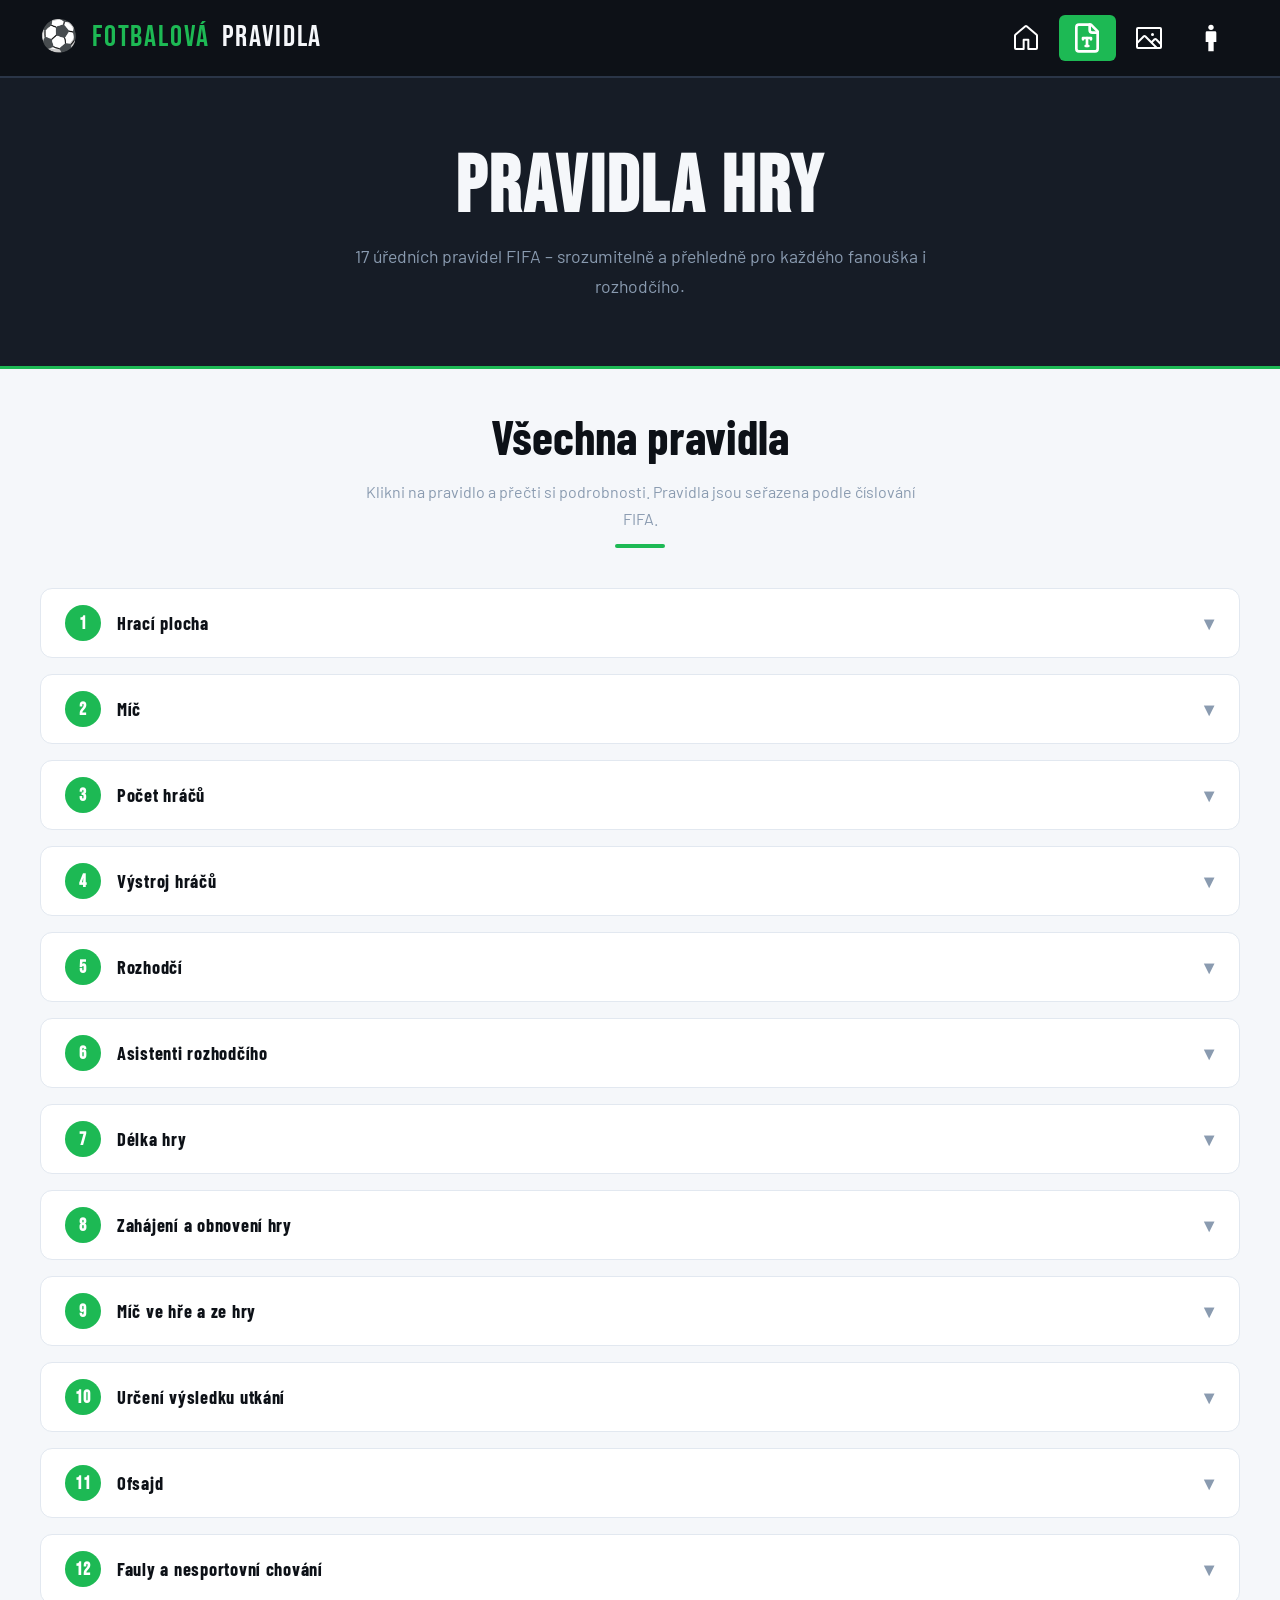
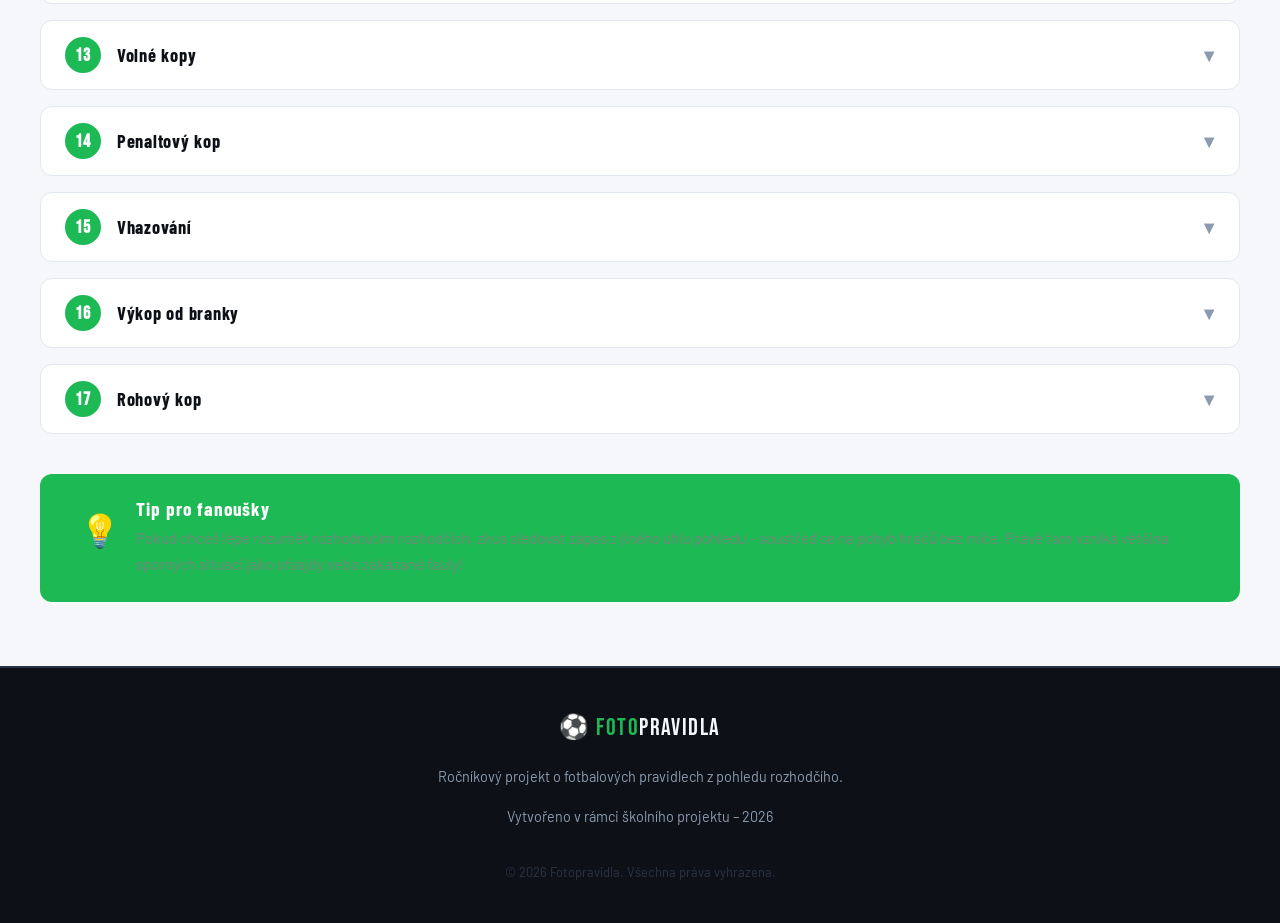
<file: pravidla.html>
<!DOCTYPE html>
<html lang="cs">
<head>
  <meta charset="UTF-8" />
  <meta name="viewport" content="width=device-width, initial-scale=1.0" />
  <meta name="description" content="17 pravidel fotbalu srozumitelně vysvětlených z pohledu rozhodčího." />
  <title>Fotbalová Pravidla | Pravidla hry</title>
  <link rel="stylesheet" href="styles/style.css" />
</head>
<body>

  <header class="site-header">
    <div class="container">
      <a href="index.html" class="logo">⚽ <span>Fotbalová</span>pravidla</a>
      <nav class="site-nav" aria-label="Hlavní navigace">
        <a href="index.html">
					<img src="img/nav/home.svg" alt="Domů" class="nav-icon">
				</a>
				<a href="pravidla.html" class="active">
					<img src="img/nav/file-type.svg" alt="Pravidla" class="nav-icon">
				</a>
				<a href="galerie.html">
					<img src="img/nav/image.svg" alt="Galerie" class="nav-icon">
				</a>
				<a href="rozhodci.html">
					<img src="img/nav/male.svg" alt="Rozhodčí" class="nav-icon">
				</a>
      </nav>
    </div>
  </header>

  <main>
    <section class="page-hero" aria-labelledby="page-heading">
      <div class="container">
        <h1 id="page-heading">Pravidla hry</h1>
        <p>17 úředních pravidel FIFA – srozumitelně a přehledně pro každého fanouška i rozhodčího.</p>
      </div>
    </section>

    <section aria-labelledby="rules-heading">
      <div class="container">
        <div class="section-heading mt-lg">
          <h2 id="rules-heading">Všechna pravidla</h2>
          <p>Klikni na pravidlo a přečti si podrobnosti. Pravidla jsou seřazena podle číslování FIFA.</p>
          <span class="accent-line" aria-hidden="true"></span>
        </div>

        <div class="rules-list">

          <details class="rule-item" id="pravidlo-1">
            <summary>
              <span class="rule-number" aria-hidden="true">1</span>
              Hrací plocha
              <span class="rule-chevron" aria-hidden="true">▾</span>
            </summary>
            <div class="rule-body">
              <p>Hřiště musí být obdélníkového tvaru s travnatým nebo umělým povrchem. Délka musí být v rozmezí 90–120 m a šířka 45–90 m. Pro mezinárodní utkání platí přísnější limity: délka 100–110 m, šířka 64–75 m.</p>
              <ul>
                <li>Branka: 7,32 m šířka × 2,44 m výška</li>
                <li>Pokutové území: 16,5 m od tyče na každou stranu</li>
                <li>Pokutová značka: 11 m od brankové čáry</li>
                <li>Středový kruh: poloměr 9,15 m</li>
              </ul>
            </div>
          </details>

          <details class="rule-item" id="pravidlo-2">
            <summary>
              <span class="rule-number" aria-hidden="true">2</span>
              Míč
              <span class="rule-chevron" aria-hidden="true">▾</span>
            </summary>
            <div class="rule-body">
              <p>Míč musí být kulatý, vyroben z kůže nebo jiného vhodného materiálu. Obvod je stanoven na 68–70 cm, hmotnost na 410–450 gramů a tlak vzduchu 0,6–1,1 atmosféry.</p>
              <p>Pokud se míč během hry znehodnotí, hra se zastaví a pokračuje rozehráním rozhodčího na místě, kde k poškození došlo – pokud ovšem nebylo míče dosaženo uvnitř pokutového území.</p>
            </div>
          </details>

          <details class="rule-item" id="pravidlo-3">
            <summary>
              <span class="rule-number" aria-hidden="true">3</span>
              Počet hráčů
              <span class="rule-chevron" aria-hidden="true">▾</span>
            </summary>
            <div class="rule-body">
              <p>Utkání hrají dva týmy, každý s maximálně 11 hráči včetně brankáře. Zápas nelze zahájit ani v něm pokračovat, pokud má některý tým méně než 7 hráčů.</p>
              <ul>
                <li>V oficiálních utkáních je povolen maximálně 5 střídání</li>
                <li>Vystřídaný hráč se nesmí vrátit na hřiště</li>
                <li>Brankář může být nahrazen polním hráčem při zastavení hry</li>
              </ul>
            </div>
          </details>

          <details class="rule-item" id="pravidlo-4">
            <summary>
              <span class="rule-number" aria-hidden="true">4</span>
              Výstroj hráčů
              <span class="rule-chevron" aria-hidden="true">▾</span>
            </summary>
            <div class="rule-body">
              <p>Základní výstroj hráče tvoří dres, trenky, štulpny, chrániče holení a kopačky. Brankář musí mít barvu dresu odlišnou od ostatních hráčů i rozhodčích.</p>
              <p>Hráč nesmí nosit nic, co by mohlo ohrozit jeho vlastní bezpečnost nebo bezpečnost ostatních hráčů. Šperky jsou zakázány – musí být odstraněny před utkáním.</p>
            </div>
          </details>

          <details class="rule-item" id="pravidlo-5">
            <summary>
              <span class="rule-number" aria-hidden="true">5</span>
              Rozhodčí
              <span class="rule-chevron" aria-hidden="true">▾</span>
            </summary>
            <div class="rule-body">
              <p>Rozhodčí má plnou pravomoc vynucovat pravidla hry v utkání, ke kterému byl delegován. Jeho rozhodnutí jsou konečná a nelze se proti nim odvolat.</p>
              <ul>
                <li>Uděluje žluté a červené karty</li>
                <li>Zastavuje, přerušuje a ukončuje hru</li>
                <li>Rozhoduje o všech sporných situacích</li>
                <li>Komunikuje s VAR systémem (pokud je k dispozici)</li>
              </ul>
            </div>
          </details>

          <details class="rule-item" id="pravidlo-6">
            <summary>
              <span class="rule-number" aria-hidden="true">6</span>
              Asistenti rozhodčího
              <span class="rule-chevron" aria-hidden="true">▾</span>
            </summary>
            <div class="rule-body">
              <p>Asistenti rozhodčího (AR) stojí podél postranních čar a pomáhají rozhodčímu při řízení hry. Signalizují vlajkou situace, které nemusel rozhodčí vidět.</p>
              <p>Mezi jejich hlavní úkoly patří signalizace ofsajdu, výhozů a rohových kopů a dohled nad střídáním hráčů.</p>
            </div>
          </details>

          <details class="rule-item" id="pravidlo-7">
            <summary>
              <span class="rule-number" aria-hidden="true">7</span>
              Délka hry
              <span class="rule-chevron" aria-hidden="true">▾</span>
            </summary>
            <div class="rule-body">
              <p>Utkání se skládá ze dvou poločasů, každý trvá 45 minut. Přestávka mezi poločasy nesmí přesáhnout 15 minut. Rozhodčí připočítává ztracený čas (nastavení) ke každému poločasu.</p>
              <p>V případě remízy může utkání pokračovat prodloužením (2 × 15 minut) a případně penaltovým rozstřelem, pokud to pravidla soutěže umožňují.</p>
            </div>
          </details>

          <details class="rule-item" id="pravidlo-8">
            <summary>
              <span class="rule-number" aria-hidden="true">8</span>
              Zahájení a obnovení hry
              <span class="rule-chevron" aria-hidden="true">▾</span>
            </summary>
            <div class="rule-body">
              <p>Utkání začíná výkopem ze středu hřiště. Mincí se losuje o stranu pole a o výkop. Tým, který nevyhraje los o výkop, vybírá, ze které strany hřiště chce hrát.</p>
              <ul>
                <li>Výkop probíhá na začátku každého poločasu a po každé vstřelené brance</li>
                <li>Míč je ve hře, jakmile se pohne libovolným směrem</li>
                <li>Střílející hráč se nesmí znovu dotknout míče, dokud se ho nedotkne jiný hráč</li>
              </ul>
            </div>
          </details>

          <details class="rule-item" id="pravidlo-9">
            <summary>
              <span class="rule-number" aria-hidden="true">9</span>
              Míč ve hře a ze hry
              <span class="rule-chevron" aria-hidden="true">▾</span>
            </summary>
            <div class="rule-body">
              <p>Míč je ze hry, pokud zcela překročí brankovou nebo postranní čáru – po zemi i vzduchem – nebo pokud rozhodčí přeruší hru. Ve všech ostatních případech je míč ve hře, včetně odrazů od tyče nebo břevna.</p>
            </div>
          </details>

          <details class="rule-item" id="pravidlo-10">
            <summary>
              <span class="rule-number" aria-hidden="true">10</span>
              Určení výsledku utkání
              <span class="rule-chevron" aria-hidden="true">▾</span>
            </summary>
            <div class="rule-body">
              <p>Branka je dosažena, pokud míč zcela překročí brankovou čáru mezi tyčemi a pod břevnem – za předpokladu, že tým, který branku vstřelil, neporušil pravidla. Tým s větším počtem branek vítězí.</p>
            </div>
          </details>

          <details class="rule-item" id="pravidlo-11">
            <summary>
              <span class="rule-number" aria-hidden="true">11</span>
              Ofsajd
              <span class="rule-chevron" aria-hidden="true">▾</span>
            </summary>
            <div class="rule-body">
              <p>Hráč je v ofsajdové pozici, pokud je jakákoliv jeho část těla (kromě ruky a paže), s níž může hrát míč, blíže k brankové čáře soupeře než míč a předposlední hráč soupeře v okamžiku přihrávky.</p>
              <ul>
                <li>Ofsajd sám o sobě není přestupek</li>
                <li>Přestupek nastane, pokud hráč z ofsajdové pozice zasáhne do hry</li>
                <li>VAR přezkoumal stovky sporných situací</li>
              </ul>
            </div>
          </details>

          <details class="rule-item" id="pravidlo-12">
            <summary>
              <span class="rule-number" aria-hidden="true">12</span>
              Fauly a nesportovní chování
              <span class="rule-chevron" aria-hidden="true">▾</span>
            </summary>
            <div class="rule-body">
              <p>Přímý volný kop (nebo penalta v pokutovém území) je nařízena za:kopání nebo pokus o kopnutí soupeře, podražení, skákání na soupeře, napadení, úder nebo plivnutí na soupeře, tackle nebo vyrážení míče rukou.</p>
              <p>Nepřímý volný kop je nařizován za nebezpečnou hru, úmyslné blokování hráče bez míče, nebo za zakázané chování brankáře (hraní rukou po přihrávce spoluhráče).</p>
            </div>
          </details>

          <details class="rule-item" id="pravidlo-13">
            <summary>
              <span class="rule-number" aria-hidden="true">13</span>
              Volné kopy
              <span class="rule-chevron" aria-hidden="true">▾</span>
            </summary>
            <div class="rule-body">
              <p>Volné kopy jsou buď přímé (lze vstřelit branku přímo) nebo nepřímé (míč se musí dotknout jiného hráče). Soupeřovi hráči musí stát nejméně 9,15 m od míče, dokud není míč ve hře.</p>
            </div>
          </details>

          <details class="rule-item" id="pravidlo-14">
            <summary>
              <span class="rule-number" aria-hidden="true">14</span>
              Penaltový kop
              <span class="rule-chevron" aria-hidden="true">▾</span>
            </summary>
            <div class="rule-body">
              <p>Penalta je kopána z pokutové značky (11 m). Brankář musí stát na brankové čáře mezi tyčemi. Ostatní hráči musí být mimo pokutové území a nejméně 9,15 m od značky.</p>
              <p>Po výstřelu musí brankář setrvat na brankové čáře, dokud není míč ve hře. Porušení tohoto pravidla může vést k opakování penalty.</p>
            </div>
          </details>

          <details class="rule-item" id="pravidlo-15">
            <summary>
              <span class="rule-number" aria-hidden="true">15</span>
              Vhazování
              <span class="rule-chevron" aria-hidden="true">▾</span>
            </summary>
            <div class="rule-body">
              <p>Vhazování se provádí, když míč přejde přes postranní čáru. Míč vrací tým, jehož hráč se míče nedotkl jako poslední. Hráč musí stát za čárou, čelí hřišti, drží míč oběma rukama a hází ho ze záhlaví.</p>
            </div>
          </details>

          <details class="rule-item" id="pravidlo-16">
            <summary>
              <span class="rule-number" aria-hidden="true">16</span>
              Výkop od branky
              <span class="rule-chevron" aria-hidden="true">▾</span>
            </summary>
            <div class="rule-body">
              <p>Výkop od branky se provádí, když míč přejde přes brankovou čáru (mimo bránu) a posledního se ho dotkl útočící hráč. Brankář kope míč z libovolného místa v brankovišti. Ostatní hráči musí zůstat mimo pokutové území, dokud není míč ve hře.</p>
            </div>
          </details>

          <details class="rule-item" id="pravidlo-17">
            <summary>
              <span class="rule-number" aria-hidden="true">17</span>
              Rohový kop
              <span class="rule-chevron" aria-hidden="true">▾</span>
            </summary>
            <div class="rule-body">
              <p>Rohový kop se provádí, když míč přejde přes brankovou čáru a posledního se ho dotkl bránící hráč. Míč se umístí do rohového čtvrtkruhu. Soupeři nesmí stát blíže než 9,15 m od rohového praporku.</p>
              <p>Z rohového kopu lze vstřelit branku přímo. Pokud se kop nepovede, lze ho opakovat pouze v případě, že míč se alespoň jednou otočí v rohové čtvrti.</p>
            </div>
          </details>

        </div>

        <aside class="tip-box" aria-label="Tip pro fanoušky">
          <span class="tip-box-icon" aria-hidden="true">💡</span>
          <div>
            <h3>Tip pro fanoušky</h3>
            <p>Pokud chceš lépe rozumět rozhodnutím rozhodčích, zkus sledovat zápas z jiného úhlu pohledu – soustřeď se na pohyb hráčů bez míče. Právě tam vzniká většina sporných situací jako ofsajdy nebo zakázané fauly!</p>
          </div>
        </aside>

      </div>
    </section>
  </main>

  <footer class="site-footer">
    <div class="container">
      <div class="footer-inner">
        <p class="footer-title">⚽ <span>Foto</span>pravidla</p>
        <p>Ročníkový projekt o fotbalových pravidlech z pohledu rozhodčího.</p>
        <p>Vytvořeno v rámci školního projektu – 2026</p>
        <p class="copyright">© 2026 Fotopravidla. Všechna práva vyhrazena.</p>
      </div>
    </div>
  </footer>

</body>
</html>
</file>
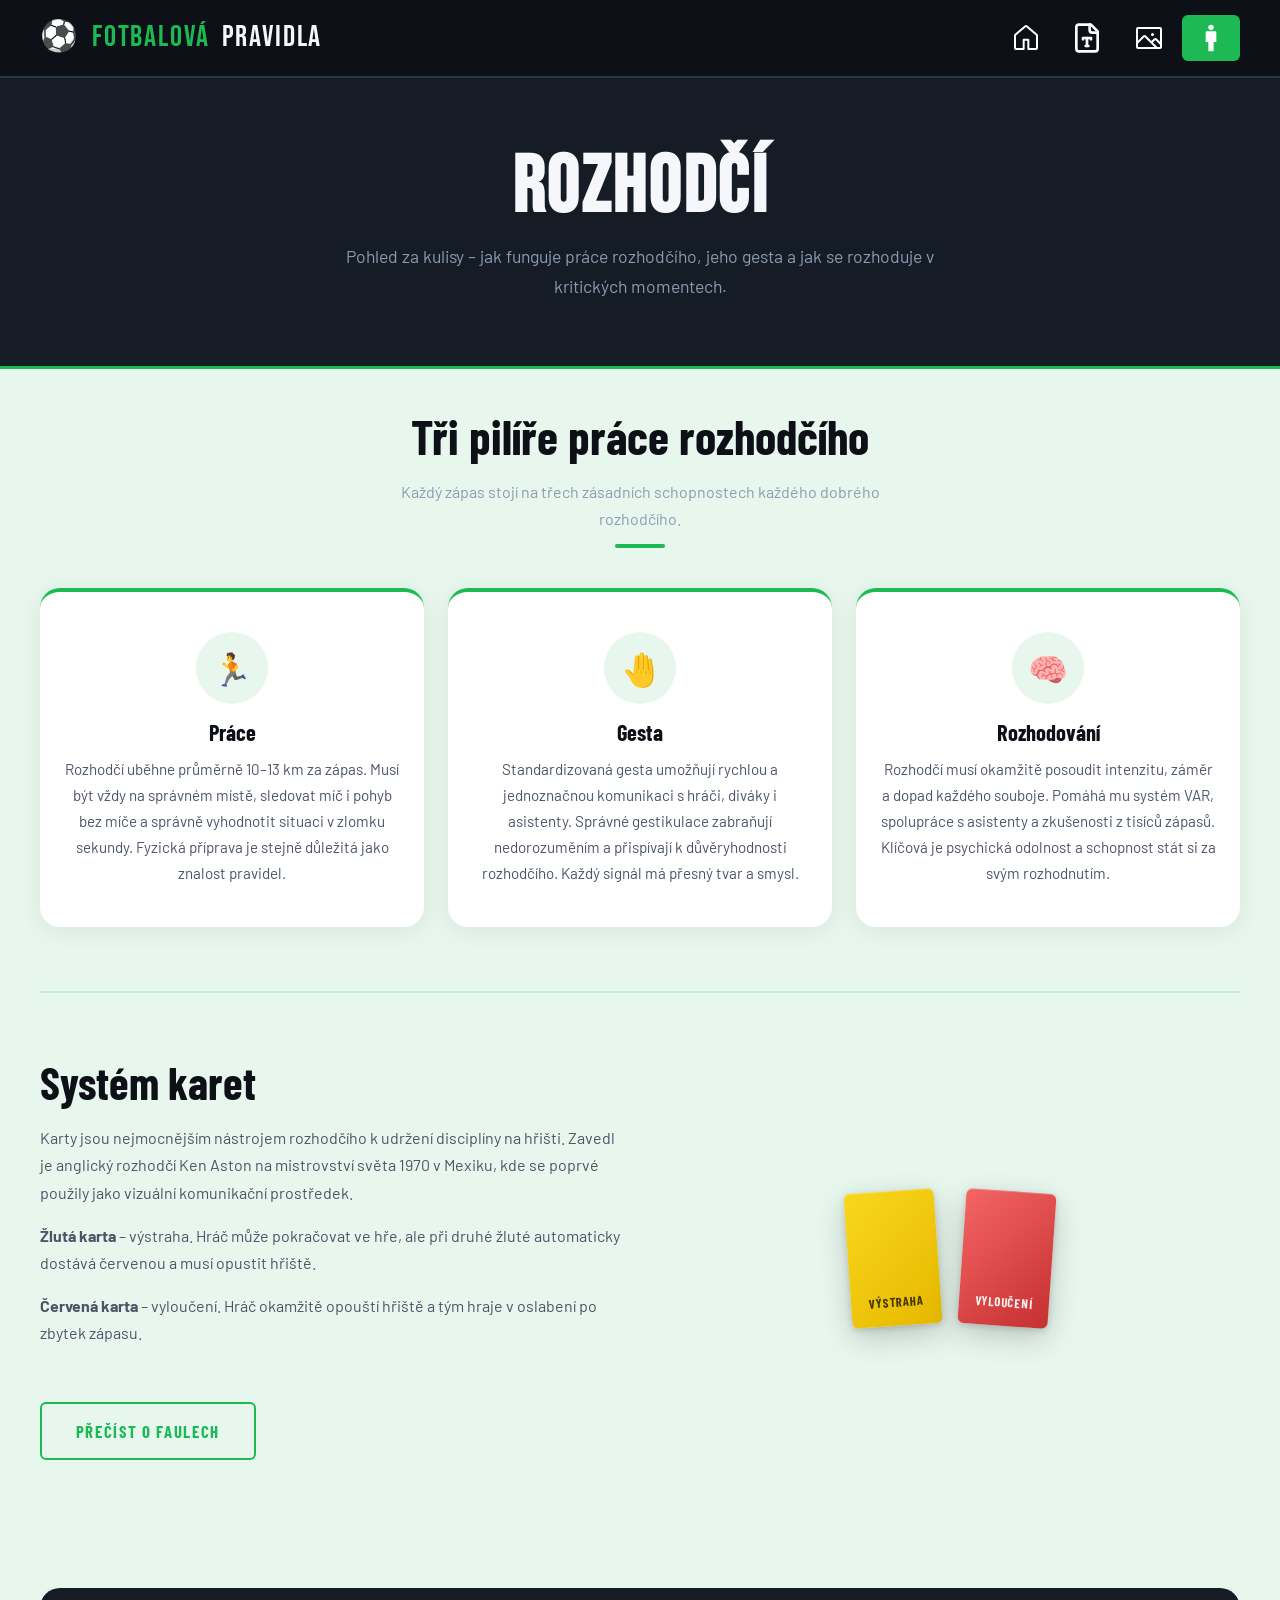
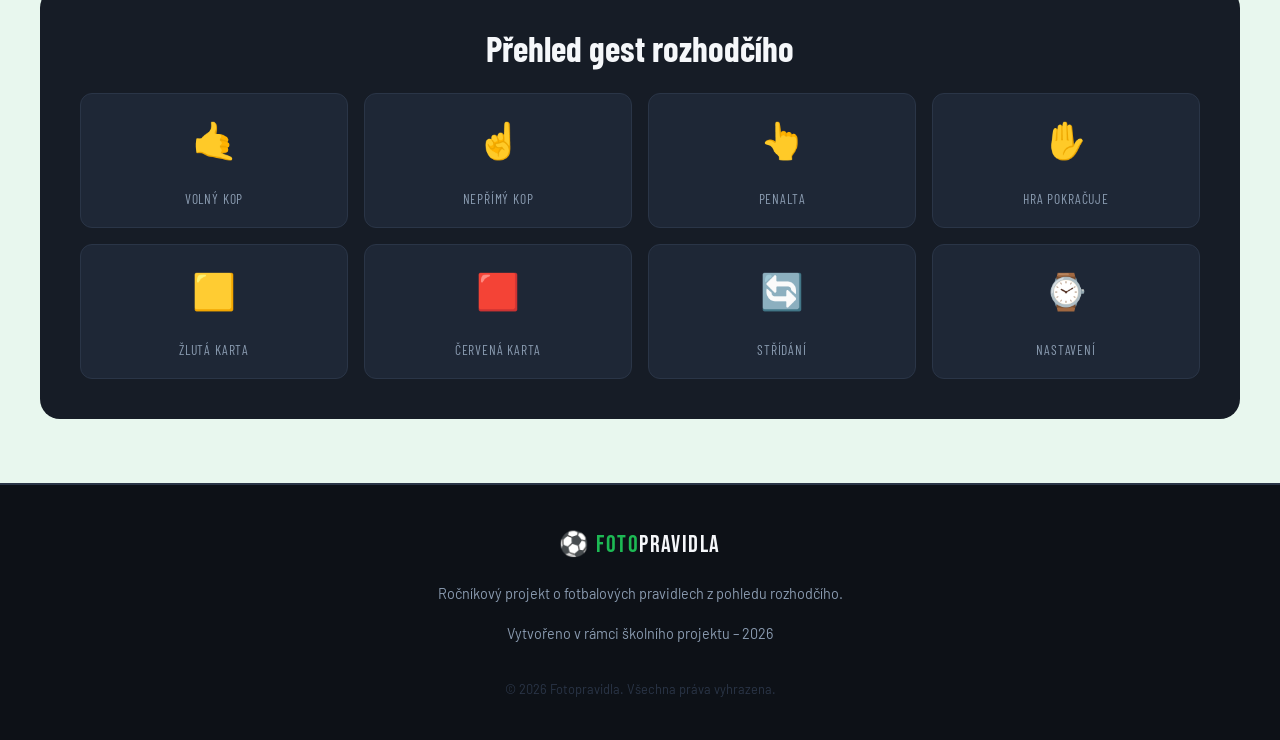
<file: rozhodci.html>
<!DOCTYPE html>
<html lang="cs">
<head>
  <meta charset="UTF-8" />
  <meta name="viewport" content="width=device-width, initial-scale=1.0" />
  <meta name="description" content="Práce rozhodčího – gesta, karty a rozhodování na fotbalovém hřišti." />
  <title>Fotbalová Pravidla | Rozhodčí</title>
  <link rel="stylesheet" href="styles/style.css" />
</head>
<body class="rozhodci-page">

  <header class="site-header">
    <div class="container">
      <a href="index.html" class="logo">⚽ <span>Fotbalová</span>pravidla</a>
      <nav class="site-nav" aria-label="Hlavní navigace">
        <a href="index.html">
					<img src="img/nav/home.svg" alt="Domů" class="nav-icon">
				</a>
				<a href="pravidla.html">
					<img src="img/nav/file-type.svg" alt="Pravidla" class="nav-icon">
				</a>
				<a href="galerie.html">
					<img src="img/nav/image.svg" alt="Galerie" class="nav-icon">
				</a>
				<a href="rozhodci.html" class="active">
					<img src="img/nav/male.svg" alt="Rozhodčí" class="nav-icon">
				</a>
      </nav>
    </div>
  </header>

  <main>
    <section class="page-hero" aria-labelledby="page-heading">
      <div class="container">
        <h1 id="page-heading">Rozhodčí</h1>
        <p>Pohled za kulisy – jak funguje práce rozhodčího, jeho gesta a jak se rozhoduje v kritických momentech.</p>
      </div>
    </section>

    <div class="container">

      <section aria-labelledby="cards-heading" class="mt-lg">
        <div class="section-heading">
          <h2 id="cards-heading">Tři pilíře práce rozhodčího</h2>
          <p>Každý zápas stojí na třech zásadních schopnostech každého dobrého rozhodčího.</p>
          <span class="accent-line" aria-hidden="true"></span>
        </div>

        <div class="ref-cards-grid">

          <article class="ref-card">
            <div class="ref-card-icon" aria-hidden="true">🏃</div>
            <h3>Práce</h3>
            <p>Rozhodčí uběhne průměrně 10–13 km za zápas. Musí být vždy na správném místě, sledovat míč i pohyb bez míče a správně vyhodnotit situaci v zlomku sekundy. Fyzická příprava je stejně důležitá jako znalost pravidel.</p>
          </article>

          <article class="ref-card">
            <div class="ref-card-icon" aria-hidden="true">🤚</div>
            <h3>Gesta</h3>
            <p>Standardizovaná gesta umožňují rychlou a jednoznačnou komunikaci s hráči, diváky i asistenty. Správné gestikulace zabraňují nedorozuměním a přispívají k důvěryhodnosti rozhodčího. Každý signál má přesný tvar a smysl.</p>
          </article>

          <article class="ref-card">
            <div class="ref-card-icon" aria-hidden="true">🧠</div>
            <h3>Rozhodování</h3>
            <p>Rozhodčí musí okamžitě posoudit intenzitu, záměr a dopad každého souboje. Pomáhá mu systém VAR, spolupráce s asistenty a zkušenosti z tisíců zápasů. Klíčová je psychická odolnost a schopnost stát si za svým rozhodnutím.</p>
          </article>

        </div>
      </section>

      <section class="cards-system" aria-labelledby="cards-system-heading">
        <div class="cards-system-inner">
          <div class="cards-system-text">
            <h2 id="cards-system-heading">Systém karet</h2>
            <p>Karty jsou nejmocnějším nástrojem rozhodčího k udržení disciplíny na hřišti. Zavedl je anglický rozhodčí Ken Aston na mistrovství světa 1970 v Mexiku, kde se poprvé použily jako vizuální komunikační prostředek.</p>
            <p><strong>Žlutá karta</strong> – výstraha. Hráč může pokračovat ve hře, ale při druhé žluté automaticky dostává červenou a musí opustit hřiště.</p>
            <p><strong>Červená karta</strong> – vyloučení. Hráč okamžitě opouští hřiště a tým hraje v oslabení po zbytek zápasu.</p>
            <a href="pravidla.html#pravidlo-12" class="btn btn-outline mt-lg">Přečíst o faulech</a>
          </div>
          <div class="football-cards" aria-label="Vizualizace žluté a červené karty">
            <div class="football-card yellow" aria-label="Žlutá karta – výstraha">Výstraha</div>
            <div class="football-card red" aria-label="Červená karta – vyloučení">Vyloučení</div>
          </div>
        </div>
      </section>

      <section class="gestures-section" aria-labelledby="gestures-heading">
        <h2 id="gestures-heading">Přehled gest rozhodčího</h2>
        <div class="gestures-grid">
          <article class="gesture-item">
            <span class="gesture-emoji" aria-hidden="true">🤙</span>
            <span>Volný kop</span>
          </article>
          <article class="gesture-item">
            <span class="gesture-emoji" aria-hidden="true">☝️</span>
            <span>Nepřímý kop</span>
          </article>
          <article class="gesture-item">
            <span class="gesture-emoji" aria-hidden="true">👆</span>
            <span>Penalta</span>
          </article>
          <article class="gesture-item">
            <span class="gesture-emoji" aria-hidden="true">✋</span>
            <span>Hra pokračuje</span>
          </article>
          <article class="gesture-item">
            <span class="gesture-emoji" aria-hidden="true">🟨</span>
            <span>Žlutá karta</span>
          </article>
          <article class="gesture-item">
            <span class="gesture-emoji" aria-hidden="true">🟥</span>
            <span>Červená karta</span>
          </article>
          <article class="gesture-item">
            <span class="gesture-emoji" aria-hidden="true">🔄</span>
            <span>Střídání</span>
          </article>
          <article class="gesture-item">
            <span class="gesture-emoji" aria-hidden="true">⌚</span>
            <span>Nastavení</span>
          </article>
        </div>
      </section>

    </div>
  </main>

  <footer class="site-footer">
    <div class="container">
      <div class="footer-inner">
        <p class="footer-title">⚽ <span>Foto</span>pravidla</p>
        <p>Ročníkový projekt o fotbalových pravidlech z pohledu rozhodčího.</p>
        <p>Vytvořeno v rámci školního projektu – 2026</p>
        <p class="copyright">© 2026 Fotopravidla. Všechna práva vyhrazena.</p>
      </div>
    </div>
  </footer>

</body>
</html>
</file>
<file: styles/style.css>
@import url('https://fonts.googleapis.com/css2?family=Bebas+Neue&family=Barlow:ital,wght@0,400;0,600;0,700;1,400&family=Barlow+Condensed:wght@500;700&display=swap%27');
 
@layer base, layout, components;
 
@layer base {
  *, *::before, *::after {
    box-sizing: border-box;
    margin: 0;
    padding: 0;
  }
 
  :root {
    --clr-dark:       #0d1117;
    --clr-dark-2:     #161c26;
    --clr-dark-3:     #1e2736;
    --clr-green:      #1db954;
    --clr-green-dark: #159a41;
    --clr-green-light:#e8f7ee;
    --clr-green-mid:  #c2ecd1;
    --clr-white:      #f5f7fa;
    --clr-muted:      #8a9bb0;
    --clr-border:     #2a3547;
    --clr-yellow:     #f5c518;
    --clr-red:        #e53e3e;
 
    --font-display: 'Bebas Neue', sans-serif;
    --font-cond:    'Barlow Condensed', sans-serif;
    --font-body:    'Barlow', sans-serif;
 
    --space-xs:  0.5rem;
    --space-sm:  1rem;
    --space-md:  1.5rem;
    --space-lg:  2.5rem;
    --space-xl:  4rem;
    --space-2xl: 6rem;
 
    --radius-sm: 6px;
    --radius-md: 12px;
    --radius-lg: 20px;
 
    --transition: 0.28s cubic-bezier(0.4, 0, 0.2, 1);
 
    --container: 1200px;
  }
 
  html {
    scroll-behavior: smooth;
    font-size: 16px;
  }
 
  body {
    font-family: var(--font-body);
    font-size: 1rem;
    line-height: 1.7;
    background: var(--clr-white);
    color: var(--clr-dark);
    -webkit-font-smoothing: antialiased;
  }
 
  img {
    display: block;
    max-width: 100%;
    height: auto;
  }
 
  a {
    color: inherit;
    text-decoration: none;
  }
 
  ul, ol {
    list-style: none;
  }
 
  h1, h2, h3, h4 {
    line-height: 1.15;
    font-family: var(--font-cond);
    font-weight: 700;
  }
 
  h1 { font-family: var(--font-display); letter-spacing: 0.03em; }
 
  p { margin-bottom: 0.75em; }
  p:last-child {
    margin-bottom: 0;
    color: gray;
  }
}
 
@layer layout {
  .container {
    width: min(var(--container), 100% - 2rem);
    margin-inline: auto;
  }
 
  .site-header {
    position: sticky;
    top: 0;
    z-index: 100;
    background: var(--clr-dark);
    border-bottom: 2px solid var(--clr-border);
  }
 
  .site-header .container {
    display: flex;
    align-items: center;
    justify-content: space-between;
    gap: var(--space-sm);
    padding-block: 0.75rem;
  }
 
  .logo {
    font-family: var(--font-display);
    font-size: clamp(1.4rem, 4vw, 1.9rem);
    color: var(--clr-white);
    letter-spacing: 0.06em;
    display: flex;
    align-items: center;
    gap: 0.4em;
  }
 
  .logo span {
    color: var(--clr-green);
  }
 
  .site-nav {
    display: flex;
    gap: 0.25rem;
    flex-wrap: wrap;
  }
 
  .site-nav a {
    font-family: var(--font-cond);
    font-size: 0.95rem;
    font-weight: 500;
    letter-spacing: 0.08em;
    text-transform: uppercase;
    color: var(--clr-muted);
    padding: 0.45em 0.85em;
    border-radius: var(--radius-sm);
    transition: color var(--transition), background var(--transition);
  }
  .nav-icon {
    filter: invert(1);
  }
  .active .nav-icon {
    filter: invert(1);
    opacity: 1;
  }
 
  .site-nav a:hover,
  .site-nav a.active {
    color: var(--clr-white);
    background: var(--clr-green);
  }
 
  .site-footer {
    background: var(--clr-dark);
    color: var(--clr-muted);
    border-top: 2px solid var(--clr-border);
    padding-block: var(--space-lg);
    text-align: center;
  }
 
  .site-footer .footer-inner {
    display: grid;
    gap: var(--space-sm);
  }
 
  .site-footer .footer-title {
    font-family: var(--font-display);
    font-size: 1.5rem;
    color: var(--clr-white);
    letter-spacing: 0.06em;
  }
 
  .site-footer .footer-title span {
    color: var(--clr-green);
  }
 
  .site-footer p {
    font-size: 0.9rem;
    margin-bottom: 0;
  }
 
  .site-footer .copyright {
    margin-top: var(--space-sm);
    font-size: 0.8rem;
    color: var(--clr-border);
  }
 
  .page-hero {
    background: var(--clr-dark-2);
    padding-block: var(--space-xl);
    text-align: center;
    border-bottom: 3px solid var(--clr-green);
  }
 
  .page-hero h1 {
    font-size: clamp(2.5rem, 8vw, 5rem);
    color: var(--clr-white);
  }
 
  .page-hero p {
    color: var(--clr-muted);
    font-size: 1.1rem;
    max-width: 600px;
    margin-inline: auto;
    margin-top: var(--space-xs);
  }
 
  main {
    padding-bottom: var(--space-xl);
  }
}

/* ============================================================
   COMPONENTS
   ============================================================ */
@layer components {
 
  /* ---- BUTTON ---- */
  .btn {
    display: inline-flex;
    align-items: center;
    gap: 0.5em;
    font-family: var(--font-cond);
    font-weight: 700;
    font-size: 1.05rem;
    letter-spacing: 0.1em;
    text-transform: uppercase;
    padding: 0.75em 2em;
    border-radius: var(--radius-sm);
    cursor: pointer;
    border: none;
    transition: background var(--transition), transform var(--transition), box-shadow var(--transition);
  }
 
  .btn-primary {
    background: var(--clr-green);
    color: #fff;
    box-shadow: 0 4px 20px rgba(29, 185, 84, 0.35);
  }
 
  .btn-primary:hover {
    background: var(--clr-green-dark);
    transform: translateY(-2px);
    box-shadow: 0 8px 30px rgba(29, 185, 84, 0.45);
  }
 
  .btn-outline {
    background: transparent;
    color: var(--clr-green);
    border: 2px solid var(--clr-green);
  }
 
  .btn-outline:hover {
    background: var(--clr-green);
    color: #fff;
    transform: translateY(-2px);
  }
 
  /* ---- SECTION HEADING ---- */
  .section-heading {
    text-align: center;
    margin-bottom: var(--space-lg);
  }
 
  .section-heading h2 {
    font-size: clamp(1.8rem, 5vw, 3rem);
    color: var(--clr-dark);
    margin-bottom: 0.3em;
  }
 
  .section-heading p {
    color: var(--clr-muted);
    max-width: 560px;
    margin-inline: auto;
  }
 
  .section-heading .accent-line {
    display: block;
    width: 50px;
    height: 4px;
    background: var(--clr-green);
    border-radius: 2px;
    margin: 0.6em auto 0;
  }
 
  /* ================================================
     INDEX PAGE
     ================================================ */
 
  /* HERO */
  .hero {
    position: relative;
    min-height: 100svh;
    display: grid;
    place-items: center;
    text-align: center;
    overflow: hidden;
    background: var(--clr-dark);
  }
 
  .hero-bg {
    position: absolute;
    inset: 0;
    background-image: url('../img/hero-bg.jpg');
    background-size: cover;
    background-position: center;
    opacity: 0.22;
    transform: scale(1.04);
    transition: transform 8s ease;
  }
 
  .hero:hover .hero-bg {
    transform: scale(1);
  }
 
  /* Pitch line overlay */
  .hero::before {
    content: '';
    position: absolute;
    inset: 0;
    background:
      linear-gradient(to bottom, transparent 60%, var(--clr-dark) 100%),
      repeating-linear-gradient(
        90deg,
        transparent,
        transparent calc(50% - 1px),
        rgba(255,255,255,0.03) calc(50% - 1px),
        rgba(255,255,255,0.03) calc(50% + 1px),
        transparent calc(50% + 1px),
        transparent 100%
      );
    pointer-events: none;
  }
 
  .hero-content {
    position: relative;
    z-index: 2;
    padding: var(--space-lg) var(--space-sm);
    animation: heroReveal 0.9s ease both;
  }
 
  @keyframes heroReveal {
    from { opacity: 0; transform: translateY(24px); }
    to   { opacity: 1; transform: translateY(0); }
  }
 
  .hero-badge {
    display: inline-block;
    font-family: var(--font-cond);
    font-size: 0.8rem;
    font-weight: 700;
    letter-spacing: 0.18em;
    text-transform: uppercase;
    color: var(--clr-green);
    border: 1px solid var(--clr-green);
    border-radius: 100px;
    padding: 0.3em 1.1em;
    margin-bottom: var(--space-sm);
  }
 
  .hero h1 {
    font-size: clamp(3rem, 10vw, 7.5rem);
    color: var(--clr-white);
    max-width: 820px;
    margin-inline: auto;
    line-height: 1.0;
    margin-bottom: var(--space-sm);
  }
 
  .hero h1 em {
    color: var(--clr-green);
    font-style: normal;
  }
 
  .hero-sub {
    color: var(--clr-muted);
    font-size: clamp(1rem, 2.5vw, 1.2rem);
    max-width: 500px;
    margin-inline: auto;
    margin-bottom: var(--space-md);
  }
 
  .hero-actions {
    display: flex;
    gap: var(--space-sm);
    justify-content: center;
    flex-wrap: wrap;
  }
 
  /* CARDS GRID */
  .cards-section {
    padding-block: var(--space-xl);
    background: var(--clr-white);
  }
 
  .cards-grid {
    display: grid;
    grid-template-columns: 1fr;
    gap: var(--space-md);
  }
 
  @media (min-width: 600px) {
    .cards-grid {
      grid-template-columns: repeat(2, 1fr);
    }
  }
 
  .card {
    background: #fff;
    border-radius: var(--radius-md);
    border: 1px solid #e2e8f0;
    padding: var(--space-md);
    display: grid;
    grid-template-rows: auto 1fr auto;
    gap: var(--space-xs);
    transition: transform var(--transition), box-shadow var(--transition), border-color var(--transition);
    text-decoration: none;
    color: var(--clr-dark);
  }
 
  .card:hover {
    transform: translateY(-5px);
    box-shadow: 0 16px 40px rgba(0,0,0,0.1);
    border-color: var(--clr-green);
  }
 
  .card-icon {
    width: 52px;
    height: 52px;
    background: var(--clr-green-light);
    border-radius: var(--radius-sm);
    display: grid;
    place-items: center;
    font-size: 1.6rem;
    margin-bottom: 0.5em;
  }
 
  .card h3 {
    font-size: 1.25rem;
    color: var(--clr-dark);
  }
 
  .card p {
    font-size: 0.95rem;
    color: var(--clr-muted);
  }
 
  .card-link {
    font-family: var(--font-cond);
    font-weight: 700;
    font-size: 0.9rem;
    letter-spacing: 0.08em;
    text-transform: uppercase;
    color: var(--clr-green);
    display: flex;
    align-items: center;
    gap: 0.3em;
    margin-top: var(--space-xs);
    transition: gap var(--transition);
  }
 
  .card:hover .card-link {
    gap: 0.6em;
  }
 
  /* STATS BAR */
  .stats-bar {
    background: var(--clr-dark-2);
    padding-block: var(--space-lg);
  }
 
  .stats-bar .container {
    display: grid;
    grid-template-columns: repeat(2, 1fr);
    gap: var(--space-md);
    text-align: center;
  }
 
  @media (min-width: 768px) {
    .stats-bar .container {
      grid-template-columns: repeat(4, 1fr);
    }
  }
 
  .stat-item strong {
    display: block;
    font-family: var(--font-display);
    font-size: clamp(2rem, 5vw, 3.2rem);
    color: var(--clr-green);
    letter-spacing: 0.03em;
  }
 
  .stat-item span {
    font-family: var(--font-cond);
    font-size: 0.85rem;
    letter-spacing: 0.1em;
    text-transform: uppercase;
    color: var(--clr-muted);
  }
 
  /* ================================================
     PRAVIDLA PAGE
     ================================================ */
 
  .rules-list {
    display: grid;
    gap: var(--space-sm);
  }
 
  details.rule-item {
    background: #fff;
    border: 1px solid #e2e8f0;
    border-radius: var(--radius-md);
    overflow: hidden;
    transition: box-shadow var(--transition);
  }
 
  details.rule-item[open] {
    box-shadow: 0 6px 24px rgba(0,0,0,0.08);
    border-color: var(--clr-green);
  }
 
  details.rule-item summary {
    display: flex;
    align-items: center;
    gap: var(--space-sm);
    padding: var(--space-sm) var(--space-md);
    cursor: pointer;
    list-style: none;
    user-select: none;
    font-family: var(--font-cond);
    font-size: 1.15rem;
    font-weight: 700;
    letter-spacing: 0.04em;
    color: var(--clr-dark);
    transition: background var(--transition);
  }
 
  details.rule-item summary::-webkit-details-marker { display: none; }
 
  details.rule-item[open] summary {
    background: var(--clr-green-light);
    color: var(--clr-green-dark);
  }
 
  .rule-number {
    display: grid;
    place-items: center;
    width: 36px;
    height: 36px;
    border-radius: 50%;
    background: var(--clr-green);
    color: #fff;
    font-family: var(--font-display);
    font-size: 1.1rem;
    flex-shrink: 0;
  }
 
  details[open] .rule-number {
    background: var(--clr-green-dark);
  }
 
  .rule-chevron {
    margin-left: auto;
    font-size: 1.2rem;
    transition: transform var(--transition);
    color: var(--clr-muted);
  }
 
  details[open] .rule-chevron {
    transform: rotate(180deg);
    color: var(--clr-green-dark);
  }
 
  .rule-body {
    padding: var(--space-sm) var(--space-md) var(--space-md);
    border-top: 1px solid #e2e8f0;
  }
 
  .rule-body p {
    color: #4a5568;
  }
 
  .rule-body ul {
    list-style: disc;
    padding-left: 1.5em;
    color: #4a5568;
  }
 
  .rule-body ul li {
    margin-bottom: 0.4em;
  }
 
  .tip-box {
    margin-top: var(--space-lg);
    background: var(--clr-green);
    color: #fff;
    border-radius: var(--radius-md);
    padding: var(--space-md) var(--space-lg);
    display: flex;
    gap: var(--space-sm);
    align-items: flex-start;
  }
 
  .tip-box-icon {
    font-size: 2rem;
    flex-shrink: 0;
    margin-top: 0.1em;
  }
 
  .tip-box h3 {
    font-family: var(--font-cond);
    font-size: 1.2rem;
    letter-spacing: 0.05em;
    margin-bottom: 0.3em;
    color: #fff;
  }
 
  .tip-box p {
    font-size: 0.95rem;
    opacity: 0.9;
    margin-bottom: 0;
  }
 
  /* ================================================
     GALERIE PAGE
     ================================================ */
 
  .galerie-page main {
    background: var(--clr-dark-2);
    padding-block: var(--space-xl);
  }
 
  .galerie-page .section-heading h2 {
    color: var(--clr-white);
  }
 
  .galerie-page .section-heading p {
    color: var(--clr-muted);
  }
 
  .gallery-grid {
    display: grid;
    grid-template-columns: repeat(12, minmax(0, 1fr));
    gap: 0.5rem;
  }
 
  .gallery-item {
    grid-column: span 6;
    border-radius: var(--radius-md);
    overflow: hidden;
    position: relative;
    background: var(--clr-dark-3);
    aspect-ratio: 4/3;
  }
 
  .gallery-item.featured {
    aspect-ratio: 4/3;
  }
 
  .gallery-item img {
    width: 100%;
    height: 100%;
    object-fit: cover;
    transition: transform 0.5s cubic-bezier(0.4, 0, 0.2, 1);
  }
 
  .gallery-item:hover img {
    transform: scale(1.07);
  }
 
  .gallery-item figcaption {
    position: absolute;
    bottom: 0;
    left: 0;
    right: 0;
    background: linear-gradient(transparent, rgba(0,0,0,0.75));
    color: #fff;
    padding: var(--space-md) var(--space-sm) var(--space-sm);
    font-family: var(--font-cond);
    font-size: 0.95rem;
    letter-spacing: 0.05em;
    transform: translateY(100%);
    transition: transform var(--transition);
  }
 
  .gallery-item:hover figcaption {
    transform: translateY(0);
  }
 
  /* ================================================
     ROZHODCI PAGE
     ================================================ */
 
  .rozhodci-page {
    background: var(--clr-green-light);
  }
 
  .rozhodci-page main {
    background: transparent;
  }
 
  .ref-cards-grid {
    display: grid;
    grid-template-columns: 1fr;
    gap: var(--space-md);
  }
 
  @media (min-width: 680px) {
    .ref-cards-grid {
      grid-template-columns: repeat(3, 1fr);
    }
  }
 
  .ref-card {
    background: #fff;
    border-radius: var(--radius-lg);
    padding: var(--space-lg) var(--space-md);
    text-align: center;
    box-shadow: 0 4px 24px rgba(0,0,0,0.07);
    border-top: 4px solid var(--clr-green);
    transition: transform var(--transition), box-shadow var(--transition);
  }
 
  .ref-card:hover {
    transform: translateY(-6px);
    box-shadow: 0 12px 40px rgba(0,0,0,0.12);
  }
 
  .ref-card-icon {
    width: 72px;
    height: 72px;
    background: var(--clr-green-light);
    border-radius: 50%;
    display: grid;
    place-items: center;
    font-size: 2rem;
    margin: 0 auto var(--space-sm);
  }
 
  .ref-card h3 {
    font-size: 1.4rem;
    margin-bottom: 0.5em;
    color: var(--clr-dark);
  }
 
  .ref-card p {
    font-size: 0.95rem;
    color: #4a5568;
  }
 
  /* Card system section */
  .cards-system {
    margin-top: var(--space-xl);
    padding: var(--space-xl) 0;
    border-top: 2px solid var(--clr-green-mid);
  }
 
  .cards-system-inner {
    display: grid;
    gap: var(--space-lg);
    align-items: center;
  }
 
  @media (min-width: 768px) {
    .cards-system-inner {
      grid-template-columns: 1fr 1fr;
    }
  }
 
  .cards-system-text h2 {
    font-size: clamp(1.8rem, 4vw, 2.8rem);
    color: var(--clr-dark);
    margin-bottom: var(--space-sm);
  }
 
  .cards-system-text p {
    color: #4a5568;
    margin-bottom: var(--space-sm);
  }
 
  .football-cards {
    display: flex;
    gap: var(--space-md);
    justify-content: center;
  }
 
  .football-card {
    width: 90px;
    aspect-ratio: 2/3;
    border-radius: var(--radius-sm);
    display: flex;
    flex-direction: column;
    align-items: center;
    justify-content: flex-end;
    padding-bottom: 0.75rem;
    font-family: var(--font-cond);
    font-size: 0.8rem;
    font-weight: 700;
    letter-spacing: 0.06em;
    text-transform: uppercase;
    color: rgba(255,255,255,0.9);
    box-shadow:
      0 10px 30px rgba(0,0,0,0.2),
      0 2px 6px rgba(0,0,0,0.15),
      inset 0 1px 0 rgba(255,255,255,0.2);
    transition: transform var(--transition);
  }
 
  .football-card:hover {
    transform: rotate(0deg) translateY(-8px) !important;
  }
 
  .football-card.yellow {
    background: linear-gradient(135deg, #f9d71c 0%, #e6b800 100%);
    color: rgba(0,0,0,0.7);
    transform: rotate(-4deg);
  }
 
  .football-card.red {
    background: linear-gradient(135deg, #f56565 0%, #c53030 100%);
    transform: rotate(4deg);
  }
 
  /* Gestures section */
  .gestures-section {
    margin-top: var(--space-xl);
    background: var(--clr-dark-2);
    border-radius: var(--radius-lg);
    padding: var(--space-lg);
  }
 
  .gestures-section h2 {
    color: var(--clr-white);
    text-align: center;
    margin-bottom: var(--space-md);
    font-size: clamp(1.5rem, 4vw, 2.2rem);
  }
 
  .gestures-grid {
    display: grid;
    grid-template-columns: repeat(2, 1fr);
    gap: var(--space-sm);
  }
 
  @media (min-width: 600px) {
    .gestures-grid {
      grid-template-columns: repeat(4, 1fr);
    }
  }
 
  .gesture-item {
    background: var(--clr-dark-3);
    border-radius: var(--radius-md);
    padding: var(--space-sm);
    text-align: center;
    border: 1px solid var(--clr-border);
    transition: border-color var(--transition);
  }
 
  .gesture-item:hover {
    border-color: var(--clr-green);
  }
 
  .gesture-emoji {
    font-size: 2.2rem;
    display: block;
    margin-bottom: 0.4em;
  }
 
  .gesture-item span:last-child {
    font-family: var(--font-cond);
    font-size: 0.85rem;
    letter-spacing: 0.06em;
    text-transform: uppercase;
    color: var(--clr-muted);
  }
 
  /* ================================================
     RESPONSIVE BREAKPOINTS
     ================================================ */
 
  @media (min-width: 768px) {
    .rule-body {
      padding: var(--space-md) var(--space-lg) var(--space-lg);
    }
  }
 
  @media (min-width: 1024px) {
    .cards-section {
      padding-block: var(--space-2xl);
    }
  }
 
  @media (min-width: 1440px) {
    .hero h1 {
      font-size: 8rem;
    }
  }
 
  /* ================================================
     UTILITY CLASSES
     ================================================ */
 
  .visually-hidden {
    position: absolute;
    width: 1px;
    height: 1px;
    overflow: hidden;
    clip: rect(0,0,0,0);
    white-space: nowrap;
  }
 
  .text-green { color: var(--clr-green); }
  .mt-lg { margin-top: var(--space-lg); }
  .mb-lg { margin-bottom: var(--space-lg); }
}
</file>
